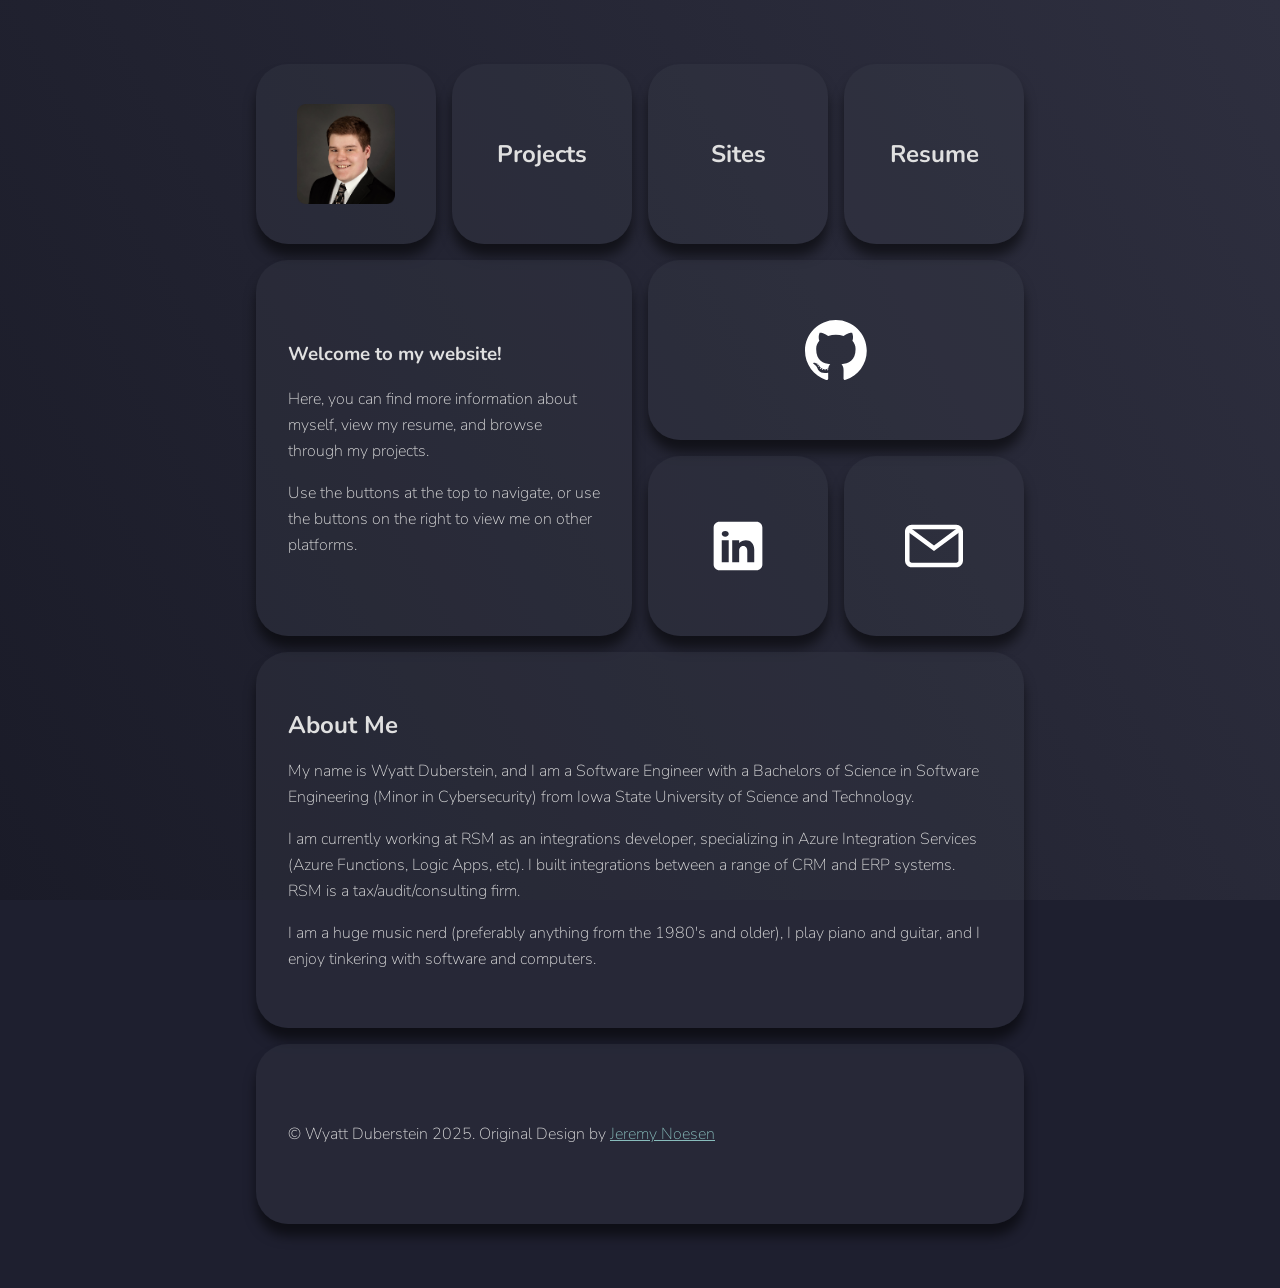
<file: old/home/index.html>
<!DOCTYPE html>
<html lang="en-US">
<head>
    <meta charset="UTF-8"/>
    <title>Home</title>
    <link rel="stylesheet" type="text/css" href="../theme.css"/>
    <link rel="stylesheet" type="text/css" href="index.css"/>
    <link rel="shortcut icon" type="image/png" href="resources/coding.png"/>
    <meta property="author" content="Wyatt Duberstein"/>
    <meta property="description" content="Wyatt Duberstein's Homepage"/>
    <meta property="og:description" content="Wyatt Duberstein's Homepage"/>
    <meta property="og:image" content="https:wyattduber.com/home/resources/coding.png"/>
    <meta property="og:image:type" content="image/png"/>
    <meta property="og:image:width" content="512"/>
    <meta property="og:image:height" content="512"/>
    <meta property="og:title" content="Home"/>
    <meta property="og:type" content="website"/>
    <meta property="og:url" content="https://wyattduber.com/home"/>
    <meta name="twitter:title" content="Home">
    <meta name="twitter:description" content="Wyatt Duberstein's Homepage">
    <meta name="twitter:image" content="https:wyattduber.com/home/resources/coding.png">
    <meta name="twitter:card" content="summary">
    <meta name="theme-color" content="#0104e">
</head>
<body>
<p hidden>Wyatt Duberstein: Software Engineer</p>
<div class="grid">
    <div class="home box">
        <img src="../home/resources/profile.png" alt="Wyatt Duberstein: Software Engineer" class="logo"/>
    </div>
    <a class="projects button box" href="../projects/" title="Projects">
        <h2>Projects</h2>
    </a>
    <a class="sites button box" href="../sites/" title="Sites">
        <h2>Sites</h2>
    </a>
    <a class="resume button box" href="https://cloud.wyattduber.com/s/cxAcWP2cG2sqqFY" target="_blank" title="Resume">
        <h2>Resume</h2>
    </a>
    <div class="welcomebox box">
        <div>
            <h3>Welcome to my website!</h3>
            <p>Here, you can find more information about myself, view my resume, and browse through my projects.</p>
            <p>Use the buttons at the top to navigate, or use the buttons on the right to view me on other
                platforms.</p>
        </div>
    </div>
    <a class="github button box" href="https://github.com/wyattduber" target="_blank" title="View on GitHub">
        <img src="resources/Github.svg" alt="GitHub Logo" class="github-svg"/>
    </a>
    <a class="linkedin button box" href="https://www.linkedin.com/in/wyatt-duberstein-854a02198/" target="_blank" title="View on LinkedIn">
        <img src="resources/Linkedin.svg" alt="LinkedIn Logo" class="linkedin-svg"/>
    </a>
    <a class="email button box" href="mailto:wyattduberstein@gmail.com" title="Contact via Email">
        <img src="resources/Email.svg" alt="Email Logo" class="email-svg"/>
    </a>
    <div class="aboutme box">
        <div>
            <h2>About Me</h2>
            <p>My name is Wyatt Duberstein, and I am a Software Engineer with a Bachelors of Science in Software Engineering (Minor in Cybersecurity)
                from Iowa State University of Science and Technology.</p>
            <p>I am currently working at RSM as an integrations developer, specializing in Azure Integration Services (Azure Functions, Logic Apps, etc). I built integrations between a range of CRM and ERP systems. RSM is a tax/audit/consulting firm.</p>
            <p>I am a huge music nerd (preferably anything from the 1980's and older), I play piano and guitar, and I enjoy tinkering with software and computers. </p>
        </div>
    </div>
    <div class="creditbox box">
        <p>© Wyatt Duberstein 2025. Original Design by <a href="https://github.com/jeremynoesen">Jeremy Noesen</a></p>
    </div>
</div>
</body>
</html>
</file>
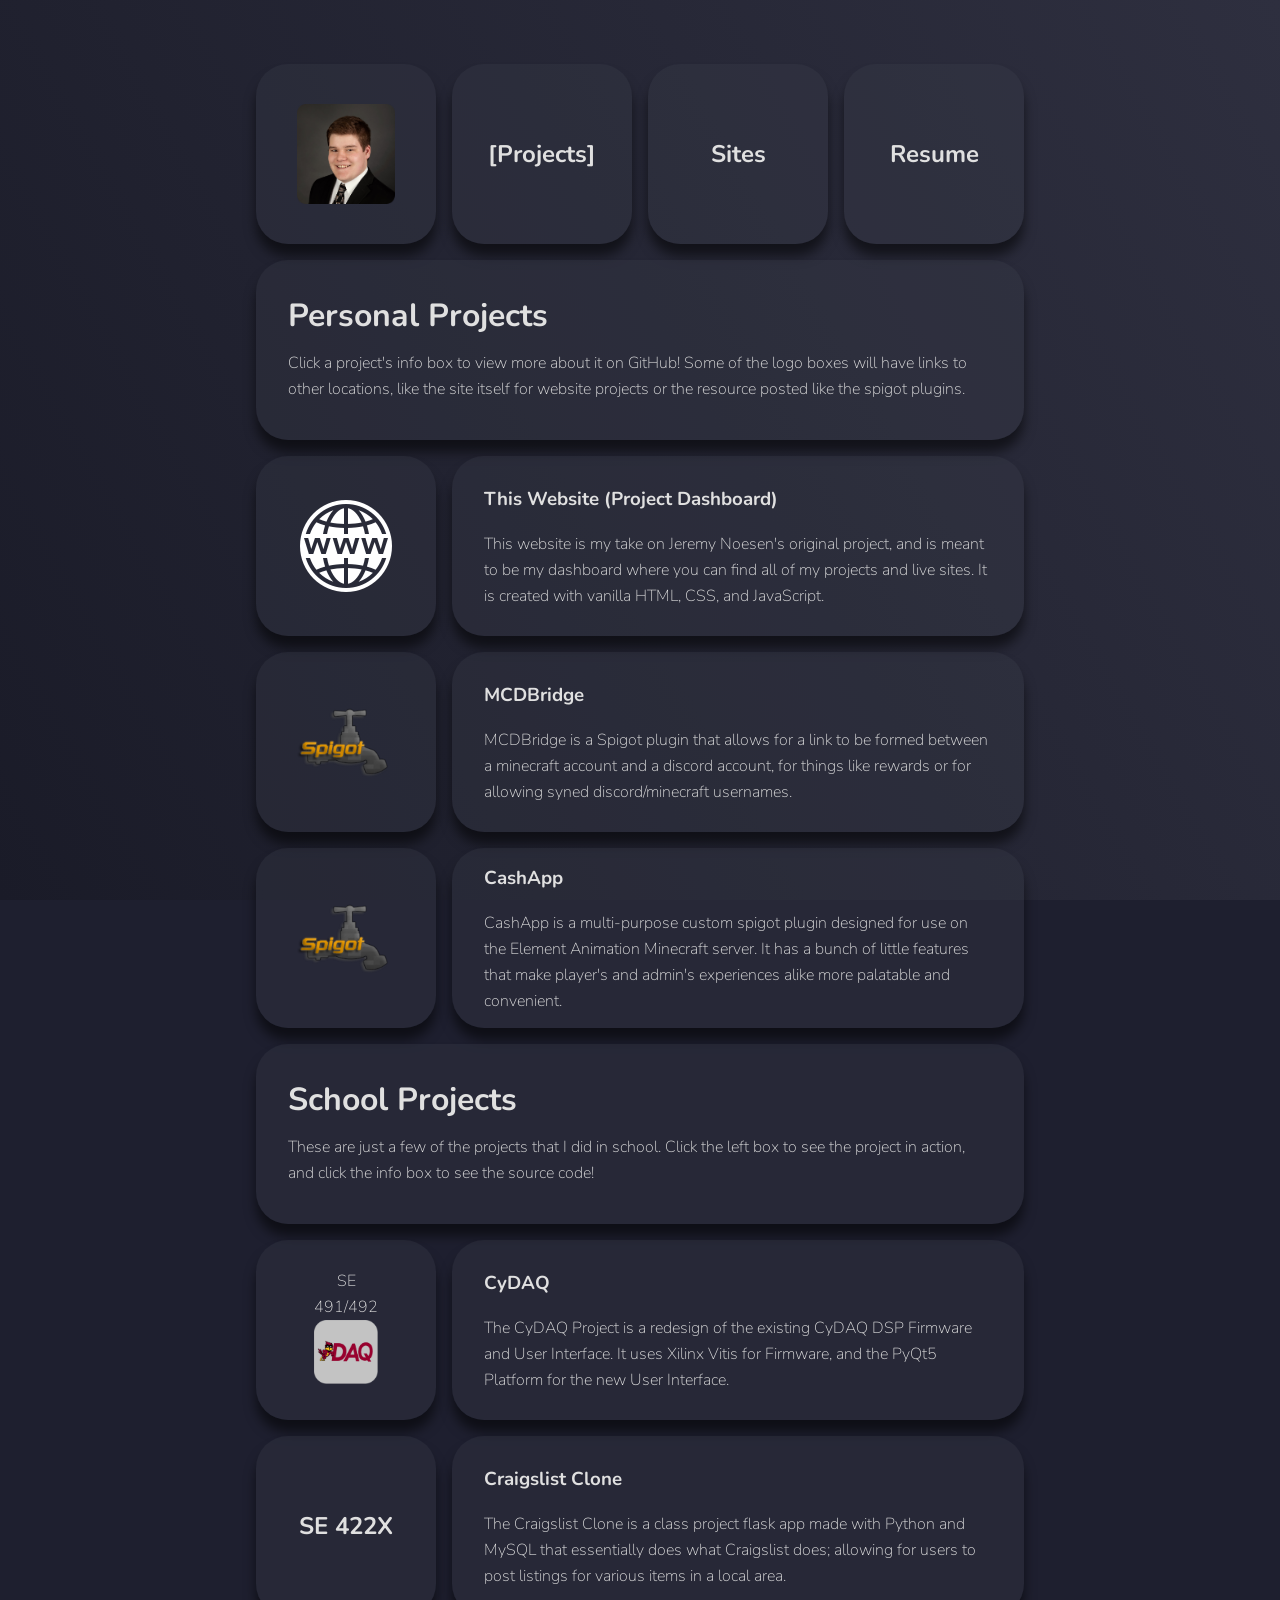
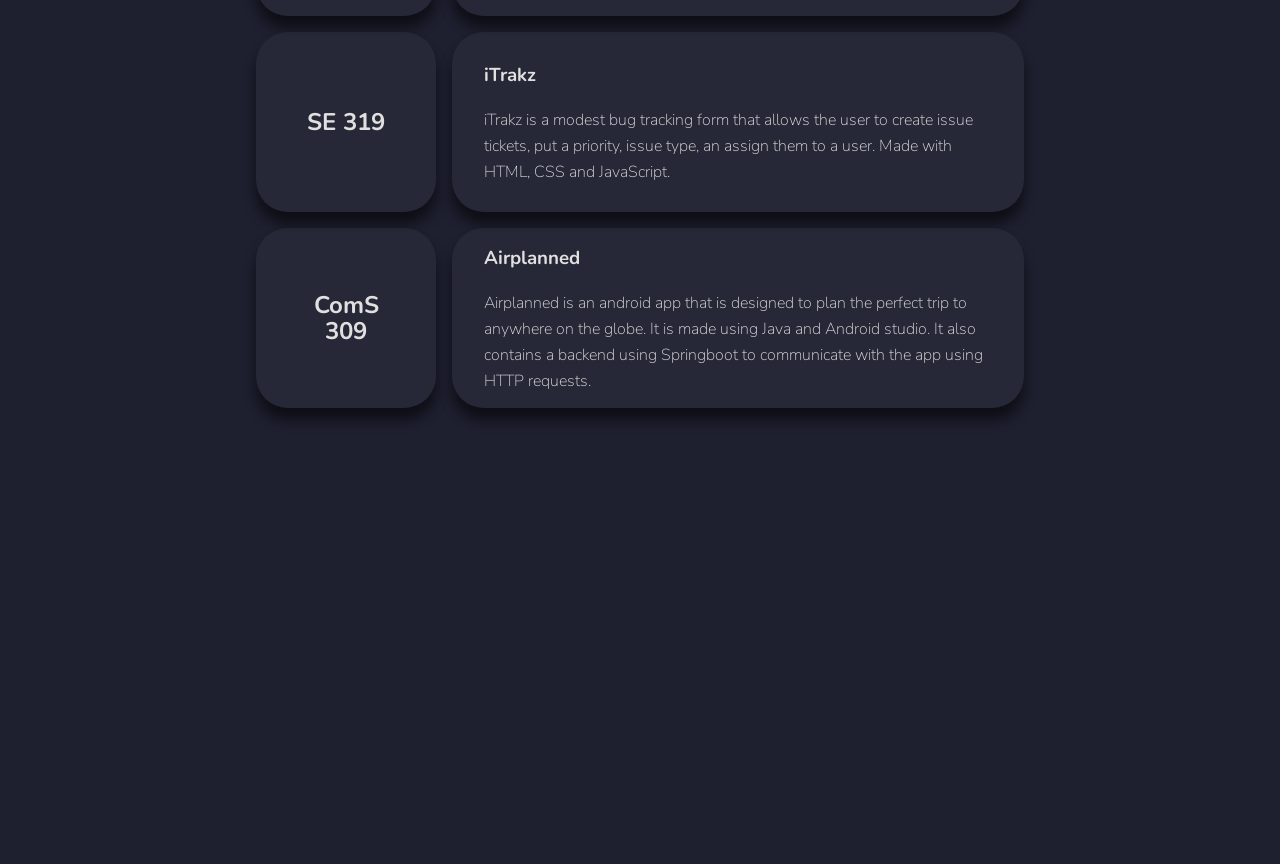
<file: old/projects/index.html>
<!DOCTYPE html>
<html lang="en-US">
<head>
    <meta charset="UTF-8">
    <title>Projects</title>
    <link rel="stylesheet" type="text/css" href="../theme.css">
    <link rel="stylesheet" type="text/css" href="index.css">
    <link rel="shortcut icon" type="image/png" href="resources/coding.png"/>
    <meta property="author" content="Wyatt Duberstein"/>
    <meta property="description" content="Wyatt Duberstein's Projects"/>
    <meta property="og:description" content="Wyatt Duberstein's Projects"/>
    <meta property="og:image" content="https:wyattduber.com/projects/resources/coding.png"/>
    <meta property="og:image:type" content="image/png"/>
    <meta property="og:image:width" content="512"/>
    <meta property="og:image:height" content="512"/>
    <meta property="og:title" content="Projects"/>
    <meta property="og:type" content="website"/>
    <meta property="og:url" content="https://wyattduber.com/projects"/>
    <meta name="twitter:title" content="Projects">
    <meta name="twitter:description" content="Wyatt Duberstein's Projects">
    <meta name="twitter:image" content="https:wyattduber.com/projects/resources/coding.png">
    <meta name="twitter:card" content="summary">
    <meta name="theme-color" content="#01040e">
</head>
<body>
<div class="grid">

    <!-- Personal Projects -->

    <a class="home button box" href="../home/" title="Home">
        <img src="../home/resources/profile.png" alt="Logo" class="logo"/>
    </a>
    <div class="projects box">
        <h2>[Projects]</h2>
    </div>
    <a class="sites button box" href="../sites/" title="Sites">
        <h2>Sites</h2>
    </a>
    <a class="resume button box" href="https://cloud.wyattduber.com/s/cxAcWP2cG2sqqFY" title="Resume" target="_blank">
        <h2>Resume</h2>
    </a>

    <div class="personal box">
        <div>
            <h1>Personal Projects</h1>
            <p>
		        Click a project's info box to view more about it on GitHub! Some of the logo boxes will have links to other locations, 
                like the site itself for website projects or the resource posted like the spigot plugins.
	        </p>
        </div>
    </div>
    <a class="thiswebsite button box" href="https://www.wyattduber.com/" title="View this website's code on GitHub" target="_blank">
        <img src="resources/thiswebsite.png" alt="thiswebsite Logo" class="thiswebsitelogo"/>
    </a>
    <a class="thiswebsiteinfo button box" href="https://github.com/wyattduber/Project-Dashboard" target="_blank">
        <div>
            <h3>This Website (Project Dashboard)</h3>
            <p>
		        This website is my take on Jeremy Noesen's original project, and is meant to be my 
                dashboard where you can find all of my projects and live sites. It is created with
                vanilla HTML, CSS, and JavaScript.
	        </p>
        </div>
    </a>
    <a class="mcdbridge button box" href="https://www.spigotmc.org/resources/mcdbridge-beta.88409/" title="View MCDBridge on Spigot" target="_blank">
        <img src="resources/spigot.png" alt="spigot Logo" class="icon"/>
    </a>
    <a class="mcdbridgeinfo button box" href="https://github.com/wyattduber/MCDBridge" target="_blank">
        <div>
            <h3>MCDBridge</h3>
            <p>
		        MCDBridge is a Spigot plugin that allows for a link to be formed between a minecraft account and a discord account, 
                for things like rewards or for allowing syned discord/minecraft usernames.
            </p>
        </div>
    </a>
    <a class="cashapp button box" href="https://github.com/wyattduber/CashApp" title="View CashApp on GitHub" target="_blank">
        <img src="resources/spigot.png" alt="spigot Logo" class="icon"/>
    </a>
    <a class="cashappinfo button box" href="https://github.com/wyattduber/CashApp" target="_blank">
        <div>
            <h3>CashApp</h3>
            <p>
		        CashApp is a multi-purpose custom spigot plugin designed for use on the Element Animation Minecraft server.
                It has a bunch of little features that make player's and admin's experiences alike more palatable and convenient.
            </p>
        </div>
    </a>

    <!-- School Projects -->

    <div class="school box">
        <div>
            <h1>School Projects</h1>
            <p>
		        These are just a few of the projects that I did in school. Click the left box to see the project in action, and click the info box to see the source code!
	        </p>
        </div>
    </div>
    <a class="cydaq button box" href="https://git.ece.iastate.edu/sd/sdmay23-47/-/wikis/home" target="_blank">
        <figure>
            <figcaption>SE 491/492</figcaption>
            <img src="resources/cydaq.png" alt="CyDAQ Logo" class="cydaqlogo"/>
        </figure>
    </a>
    <a class="cydaqinfo button box" href="https://github.com/wyattduber/CyDAQ" target="_blank">
        <div>
            <h3>CyDAQ</h3>
            <p>
		        The CyDAQ Project is a redesign of the existing CyDAQ DSP Firmware and User Interface. It uses Xilinx Vitis for Firmware,
                and the PyQt5 Platform for the new User Interface. 
	        </p>
        </div>
    </a>
    <a class="se422x box">
        <h2>SE 422X</h2>
    </a>
    <a class="se422xinfo button box" href="https://github.com/wyattduber/SE422X-Craigslist" target="_blank">
        <div>
            <h3>Craigslist Clone</h3>
            <p>
		        The Craigslist Clone is a class project flask app made with Python and MySQL that essentially does
                what Craigslist does; allowing for users to post listings for various items in a local area. 
	        </p>
        </div>
    </a>
    <a class="cs319 button box" href="https://itrakz.wyattduber.com/" target="_blank">
        <h2>SE 319</h2>
    </a>
    <a class="cs319info button box" href="https://github.com/wyattduber/iTrakz" target="_blank">
        <div>
            <h3>iTrakz</h3>
            <p>
		        iTrakz is a modest bug tracking form that allows the user to create issue tickets, put a priority, issue type, an assign them to a user. 
		        Made with HTML, CSS and JavaScript. 
	        </p>
        </div>
    </a>
    <a class="cs309 button box" href="https://docs.wyattduber.com/airplanned" target="_blank">
        <h2>ComS<br>309</h2>
    </a>
    <a class="cs309info button box" href="https://github.com/wyattduber/AirPlanned" target="_blank">
        <div>
            <h3>Airplanned</h3>
            <p>
		        Airplanned is an android app that is designed to plan the perfect trip to anywhere on the globe. It is made using Java and Android studio. 
		        It also contains a backend using Springboot to communicate with the app using HTTP requests.
	        </p>
        </div>
    </a>
</div>
</body>
</html>
</file>
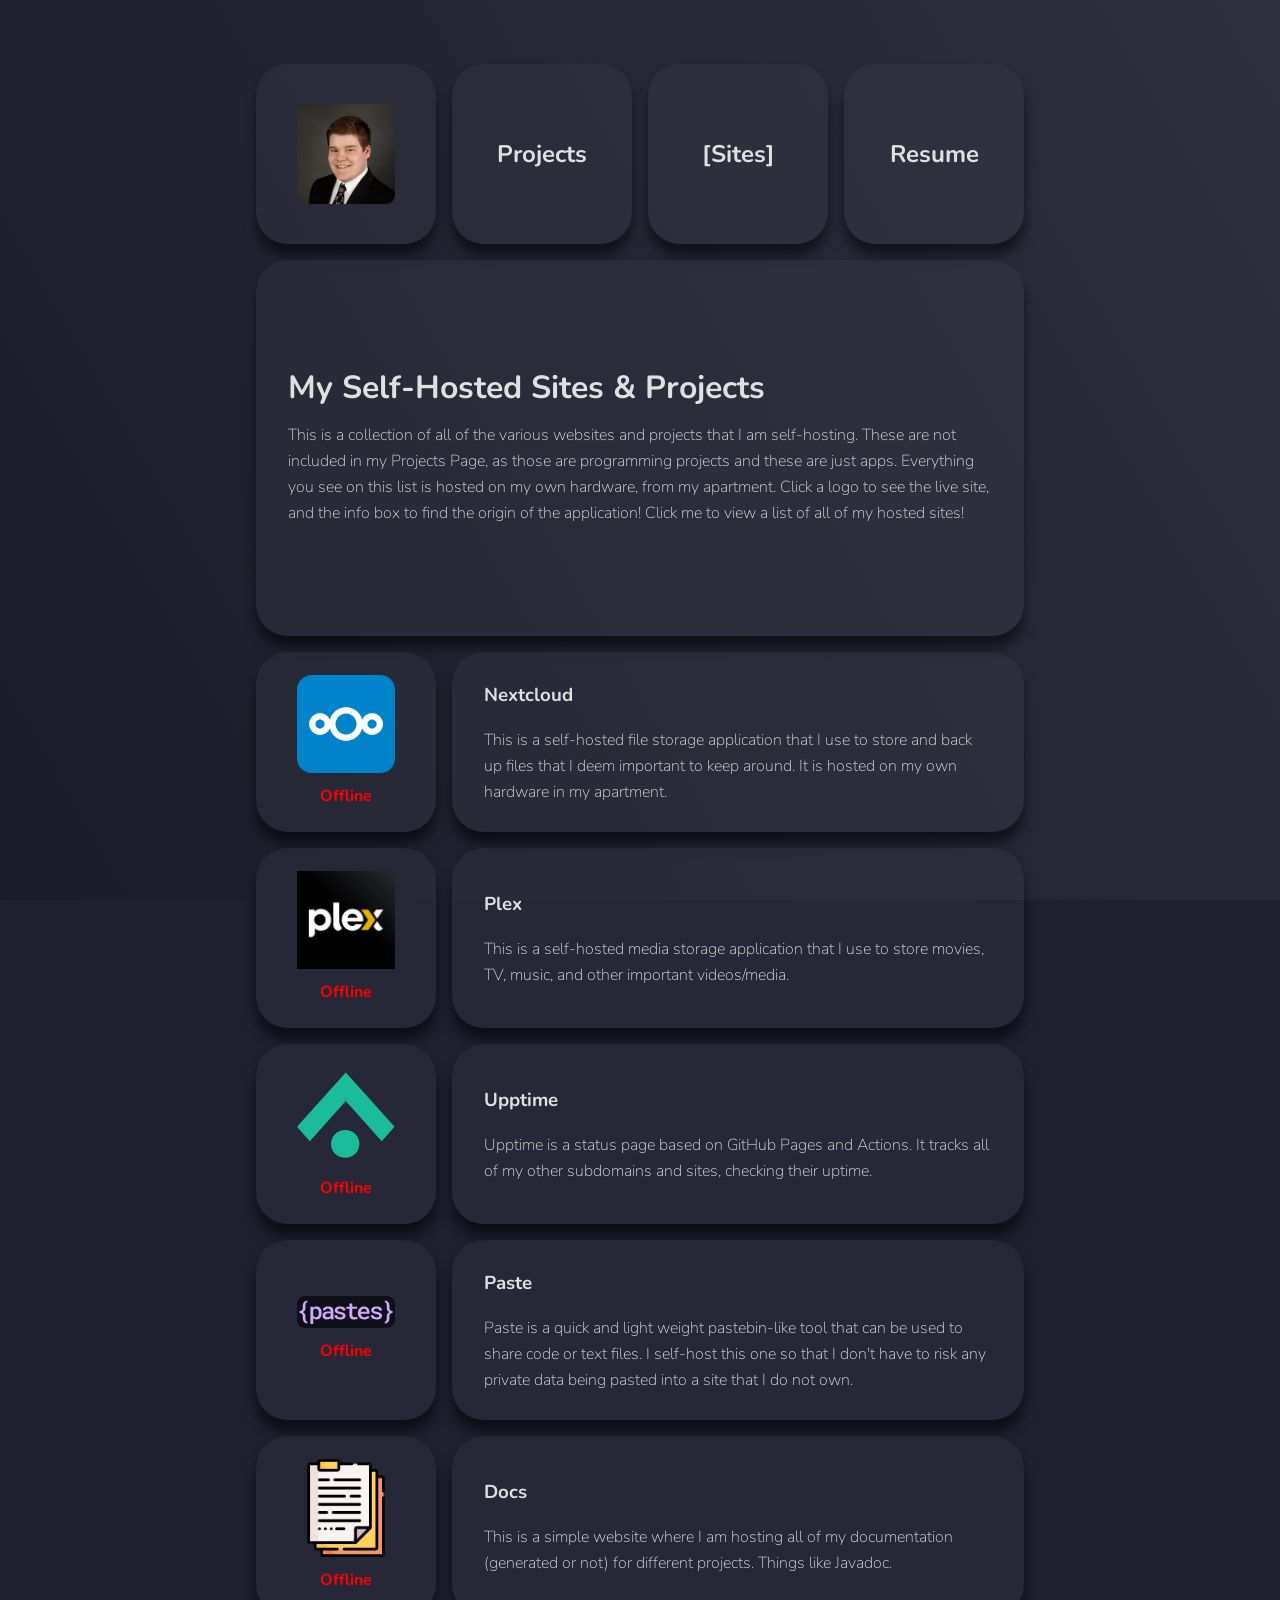
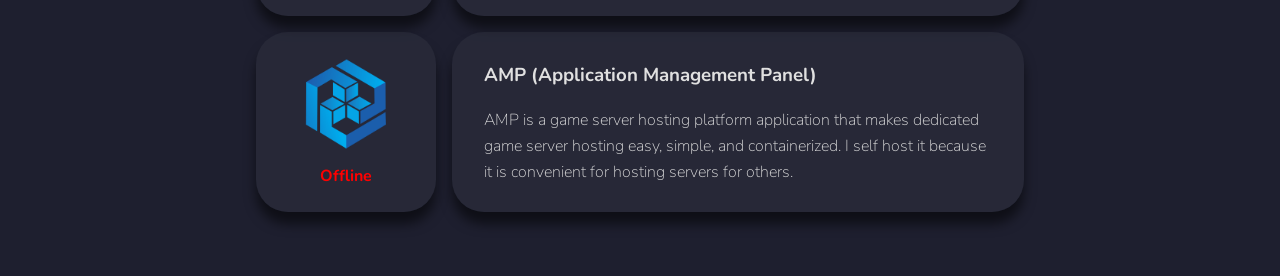
<file: old/sites/index.html>
<!DOCTYPE html>
<html lang="en-US">
<head>
    <meta charset="UTF-8">
    <title>Sites</title>
    <link rel="stylesheet" type="text/css" href="../theme.css">
    <link rel="stylesheet" type="text/css" href="index.css">
    <link rel="shortcut icon" type="image/png" href="resources/coding.png"/>
    <meta property="author" content="Wyatt Duberstein"/>
    <meta property="description" content="Sites Hosted by Wyatt Duberstein"/>
    <meta property="og:description" content="Sites Hosted by Wyatt Duberstein"/>
    <meta property="og:image" content="https:wyattduber.com/sites/resources/coding.png"/>
    <meta property="og:image:type" content="image/png"/>
    <meta property="og:image:width" content="512"/>
    <meta property="og:image:height" content="512"/>
    <meta property="og:title" content="Sites"/>
    <meta property="og:type" content="website"/>
    <meta property="og:url" content="https://wyattduber.com/sites"/>
    <meta name="twitter:title" content="Sites">
    <meta name="twitter:description" content="Sites Hosted by Wyatt Duberstein">
    <meta name="twitter:image" content="https:wyattduber.com/sites/resources/sites.png">
    <meta name="twitter:card" content="summary">
    <meta name="theme-color" content="#01040e">
</head>
<body>
<div class="grid">
    <a class="home button box" href="../home/" title="Home">
        <img src="../home/resources/profile.png" alt="Logo" class="icon"/>
    </a>
    <a class="projects button box" href="../projects/" title="Projects">
        <h2>Projects</h2>
    </a>
    <div class="sites box">
        <h2>[Sites]</h2>
    </div>
    <a class="resume button box" href="https://cloud.wyattduber.com/s/cxAcWP2cG2sqqFY" title="Resume" target="_blank">
        <h2>Resume</h2>
    </a>
    <div class="siteinfo box" target="_blank">
        <div>
            <h1>My Self-Hosted Sites & Projects</h1>
            <p>
                This is a collection of all of the various websites and projects that I am self-hosting. These are not 
                included in my Projects Page, as those are programming projects and these are just apps.
                Everything you see on this list is hosted on my own hardware, from my apartment. Click a logo to see the live site, 
                and the info box to find the origin of the application! Click me to view a list of all of my hosted sites!
            </p>
        </div>
    </div>
    <a class="nextcloud button box" href="https://cloud.wyattduber.com/" target="_blank">
        <img src="resources/nextcloud.png" class="icon">
    </a>
    <a class="nextcloudinfo button box" href="https://nextcloud.com/" target="_blank">
        <div>
            <h3>Nextcloud</h3>
            <p>
                This is a self-hosted file storage application that I use to store and back up files that I deem important to keep around. 
                It is hosted on my own hardware in my apartment.
            </p>
        </div>
    </a>
    <a class="plex button box" href="https://plex.wyattduber.com/" target="_blank">
        <img src="resources/plex.png" class="icon">
    </a>
    <a class="plexinfo button box" href="https://plex.tv/" target="_blank">
        <div>
            <h3>Plex</h3>
            <p>
                This is a self-hosted media storage application that I use to store movies, TV, music, and other important videos/media.
            </p>
        </div>
    </a>
    <a class="upptime button box" href="https://status.wyattduber.com/" target="_blank">
        <img src="resources/upptime.svg" class="icon"></img>
    </a>
    <a class="upptimeinfo button box" href="https://github.com/upptime/upptime" target="_blank">
        <div>
            <h3>Upptime</h3>
            <p>
		        Upptime is a status page based on GitHub Pages and Actions. It tracks all of my other subdomains and sites, checking their uptime.
            </p>
        </div>
    </a>
    <a class="paste button box" href="https://paste.wyattduber.com/" target="_blank">
        <img src="resources/paste.svg" class="icon"></img>
    </a>
    <a class="pasteinfo button box" href="https://github.com/lucko/paste" target="_blank">
        <div>
            <h3>Paste</h3>
            <p>
                Paste is a quick and light weight pastebin-like tool that can be used to share code or text files. I self-host this one
                so that I don't have to risk any private data being pasted into a site that I do not own.
            </p>
        </div>
    </a>
    <a class="docs button box" href="https://docs.wyattduber.com/" target="_blank">
        <img src="resources/docs.png" class="icon"></img>
    </a>
    <a class="docsinfo button box" href="https://docs.wyattduber.com/" target="_blank">
        <div>
            <h3>Docs</h3>
            <p>
                This is a simple website where I am hosting all of my documentation (generated or not) for different projects. Things like Javadoc.
            </p>
        </div>
    </a>
    <a class="amp button box" href="https://server.endofthemapparty.com/" target="_blank">
        <img src="resources/amp.png" class="icon"></img>
    </a>
    <a class="ampinfo button box" href="https://cubecoders.com/AMP/" target="_blank">
        <div>
            <h3>AMP (Application Management Panel)</h3>
            <p>
                AMP is a game server hosting platform application that makes dedicated game server hosting easy, simple, and containerized.
                I self host it because it is convenient for hosting servers for others.
            </p>
        </div>
    </a>
</div>
<script src="index.js"></script>
</body>
</html>
</file>
<file: old/theme.css>
/*
This is a custom muted theme based on Jeremy Noesen's original
*/

@import url('https://fonts.googleapis.com/css2?family=Nunito&display=swap');

@keyframes show {
    0% {
        opacity: 0;
        transform: translateY(2.5vh);
    }
    100% {
        opacity: 1;
    }
}

body {
    background-color: #1e1f2f;
    background-image: linear-gradient(240deg, #2e2f3f, #1a1b28);
    background-attachment: fixed;
    font-family: "Nunito", sans-serif;
    color: #e0e0e0;
    text-align: center;
    line-height: 26px;
    font-size: 16px;
    font-weight: lighter;
    animation-name: show;
    animation-duration: 0.2s;
}

/* Add muted colors to non-button-box links */
a:link {
    color: #88bdbc; /* muted teal */
}

a:visited {
    color: #b18fcf; /* muted lavender */
}

/* Disallow colors on button boxes */
a.button.box {
    color: inherit;
}

.grid {
    display: grid;
    place-content: center;
    grid-gap: 16px;
    margin: 5vw auto;
    grid-auto-columns: 180px;
    grid-auto-rows: 180px;
}

.box {
    transition: transform 0.2s cubic-bezier(0.5, 0, 0.25, 2), background-color 0.2s, box-shadow 0.2s cubic-bezier(0.5, 0, 0.25, 2);
    padding: 32px;
    background-color: #3a3f4b50;
    box-shadow: 0 12px 12px #00000088;
    color: inherit;
    text-decoration: none;
    display: flex;
    align-items: center;
    justify-content: center;
    border-radius: 32px;
    overflow: hidden;
}

.box:hover {
    background-color: #4a4f5b60;
    transform: scale(1.01);
    box-shadow: 0 14px 14px #00000077;
}

.button:hover {
    background-color: #5a637570;
    transform: translateY(-6px);
    box-shadow: 0 16px 16px #00000077;
}

::-moz-selection {
    color: #1e1f2f;
    background: #dde2e8;
}

::selection {
    color: #1e1f2f;
    background: #dde2e8;
}

@media screen and (max-width: 1080px) {
    .grid {
        grid-gap: 2vw;
        margin: 2.5vw auto;
        grid-auto-columns: 22vw;
        grid-auto-rows: 22vw;
    }

    body {
        line-height: 3.25vw;
        font-size: 2.25vw;
    }

    .box {
        padding: 4vw;
        box-shadow: 0 1.5vw 1.5vw #00000088;
        border-radius: 4vw;
    }

    .box:hover {
        box-shadow: 0 1.75vw 1.75vw #00000077;
    }

    .button:hover {
        transform: translateY(-0.75vw);
        box-shadow: 0 2vw 2vw #00000077;
    }
}
</file>
<file: old/home/index.css>
.grid {
    grid-template-areas:
        'home projects sites resume'
        'welcomebox welcomebox github github'
        'welcomebox welcomebox linkedin email'
        'aboutme aboutme aboutme aboutme'
        'aboutme aboutme aboutme aboutme'
        'creditbox creditbox creditbox creditbox';
}

.welcomebox {
    grid-area: welcomebox;
    text-align: left;
    justify-content: unset;
}

.projects {
    grid-area: projects;
}

.sites {
    grid-area: sites;
}

.resume {
    grid-area: resume;
}

.home {
    grid-area: home;
}

.logo {
    width: 85%;
}

.github {
    grid-area: github;
}

.mastodon {
    grid-area: mastodon;
}

.email {
    grid-area: email;
}

.github-svg {
    filter: brightness(0%) invert();
    width: 20%;
}

.linkedin-svg {
    filter: brightness(0%) invert();
    width: 50%;
}

.email-svg {
    filter: brightness(0%) invert();
    width: 50%;
}

.aboutme {
    grid-area: aboutme;
    text-align: left;
    justify-content: unset;
}

.creditbox {
    grid-area: creditbox;
    text-align: center;
    justify-content: unset;
}

.grid a.button {
    display: flex;
    flex-direction: column;
    align-items: center;
    justify-content: center;
    text-decoration: none; /* Remove underline from links */
}

.grid a {
    margin-bottom: 0px;
}
</file>
<file: old/projects/index.css>
.grid {
    grid-template-areas:
            'home projects sites resume'
            'personal personal personal personal'
            'thiswebsite thiswebsiteinfo thiswebsiteinfo thiswebsiteinfo'
            'mcdbridge mcdbridgeinfo mcdbridgeinfo mcdbridgeinfo'
            'cashapp cashappinfo cashappinfo cashappinfo'
            'school school school school'
            'cydaq cydaqinfo cydaqinfo cydaqinfo'
            'se422x se422xinfo se422xinfo se422xinfo'
            'cs319 cs319info cs319info cs319info'
            'cs309 cs309info cs309info cs309info'
            'cpre288 cpre288info cpre288info cpre288info'
            'cpre186 cpre186info cpre186info cpre186info';
}

.home {
    grid-area: home;
}

.resume {
    grid-area: resume;
}

.projects {
    grid-area: projects;
}

.sites {
    grid-area: sites;
}

.personal {
    grid-area: personal;
    text-align: left;
    justify-content: unset;
}

.thiswebsite {
    grid-area: thiswebsite;
}

.thiswebsitelogo {
    filter: brightness(0%) invert();
}

.thiswebsiteinfo {
    grid-area: thiswebsiteinfo;
    text-align: left;
    justify-content: unset;
}

.myresume {
    grid-area: myresume;
}

.myresumeinfo {
    grid-area: myresumeinfo;
    text-align: left;
    justify-content: unset;
}

.mcdbridge {
    grid-area: mcdbridge;
}

.mcdbridgeinfo {
    grid-area: mcdbridgeinfo;
    text-align: left;
    justify-content: unset;
}

.cashapp {
    grid-area: cashapp;
}

.cashappinfo {
    grid-area: cashappinfo;
    text-align: left;
    justify-content: unset;
}

.school {
    grid-area: school;
    text-align: left;
    justify-content: unset;
}

.cydaqlogo {
    width: 100%;
    align-items: center;
}

.cydaqinfo {
    grid-area: cydaqinfo;
    text-align: left;
    justify-content: unset;
}

.cydaq {
    grid-area: cydaq;
}

.se422x {
    grid-area: se422x;
}

.se422xinfo {
    grid-area: se422xinfo;
    text-align: left;
    justify-content: unset;
}

.cs319 {
    grid-area: cs319;
}

.cs319info {
    grid-area: cs319info;
    text-align: left;
    justify-content: unset;
}

.cs309 {
    grid-area: cs309;
}

.cs309info {
    grid-area: cs309info;
    text-align: left;
    justify-content: unset;
}

.logo {
    width: 85%;
}

.icon {
    width: 85%;
}

.grid a.button {
    display: flex;
    flex-direction: column;
    align-items: center;
    justify-content: center;
    text-decoration: none; /* Remove underline from links */
}

.grid a {
    margin-bottom: 0px;
}
</file>
<file: old/sites/index.css>
.grid {
    grid-template-areas:
          'home projects sites resume'
          'siteinfo siteinfo siteinfo siteinfo'
          'siteinfo siteinfo siteinfo siteinfo'
          'nextcloud nextcloudinfo nextcloudinfo nextcloudinfo'
	  'plex plexinfo plexinfo plexinfo'
          'upptime upptimeinfo upptimeinfo upptimeinfo'
          'paste pasteinfo pasteinfo pasteinfo'
          'docs docsinfo docsinfo docsinfo'
          'amp ampinfo ampinfo ampinfo';
}

.home {
    grid-area: home;
}

.resume {
    grid-area: resume;
}

.projects {
    grid-area: projects;
}

.sites {
    grid-area: sites;
}

.siteinfo {
    grid-area: siteinfo;
    text-align: left;
    justify-content: unset;
}

.nextcloud {
    grid-area: nextcloud;
}

.nextcloudinfo {
    grid-area: nextcloudinfo;
    text-align: left;
    justify-content: unset;
}

.plex {
    grid-area: plex;
}

.plexinfo {
    grid-area: plexinfo;
    text-align: left;
    justify-content: unset;
}

.upptime {
    grid-area: upptime;
}

.upptimeinfo {
    grid-area: upptimeinfo;
    text-align: left;
    justify-content: unset;
}

.paste {
    grid-area: paste;
}

.pasteinfo {
    grid-area: pasteinfo;
    text-align: left;
    justify-content: unset;
}

.docs {
    grid-area: docs;
}

.docsinfo {
    grid-area: docsinfo;
    text-align: left;
    justify-content: unset;
}

.amp {
    grid-area: amp;
}

.ampinfo {
    grid-area: ampinfo;
    text-align: left;
    justify-content: unset;
}

.icon {
    width: 85%;
}

/* Ensure the container for the icon and status has a column layout */
.grid a.button {
    display: flex;
    flex-direction: column;
    align-items: center;
    justify-content: center;
    text-decoration: none; /* Remove underline from links */
}

/* Style the status div */
.status {
    margin-top: 10px; /* Add space between the icon and the status */
    text-align: center;
    font-weight: bold;
    font-size: 1rem;
}

.status.online {
    color: green;
}

.status.offline {
    color: red;
}

.grid a {
    margin-bottom: 0px;
}
</file>
